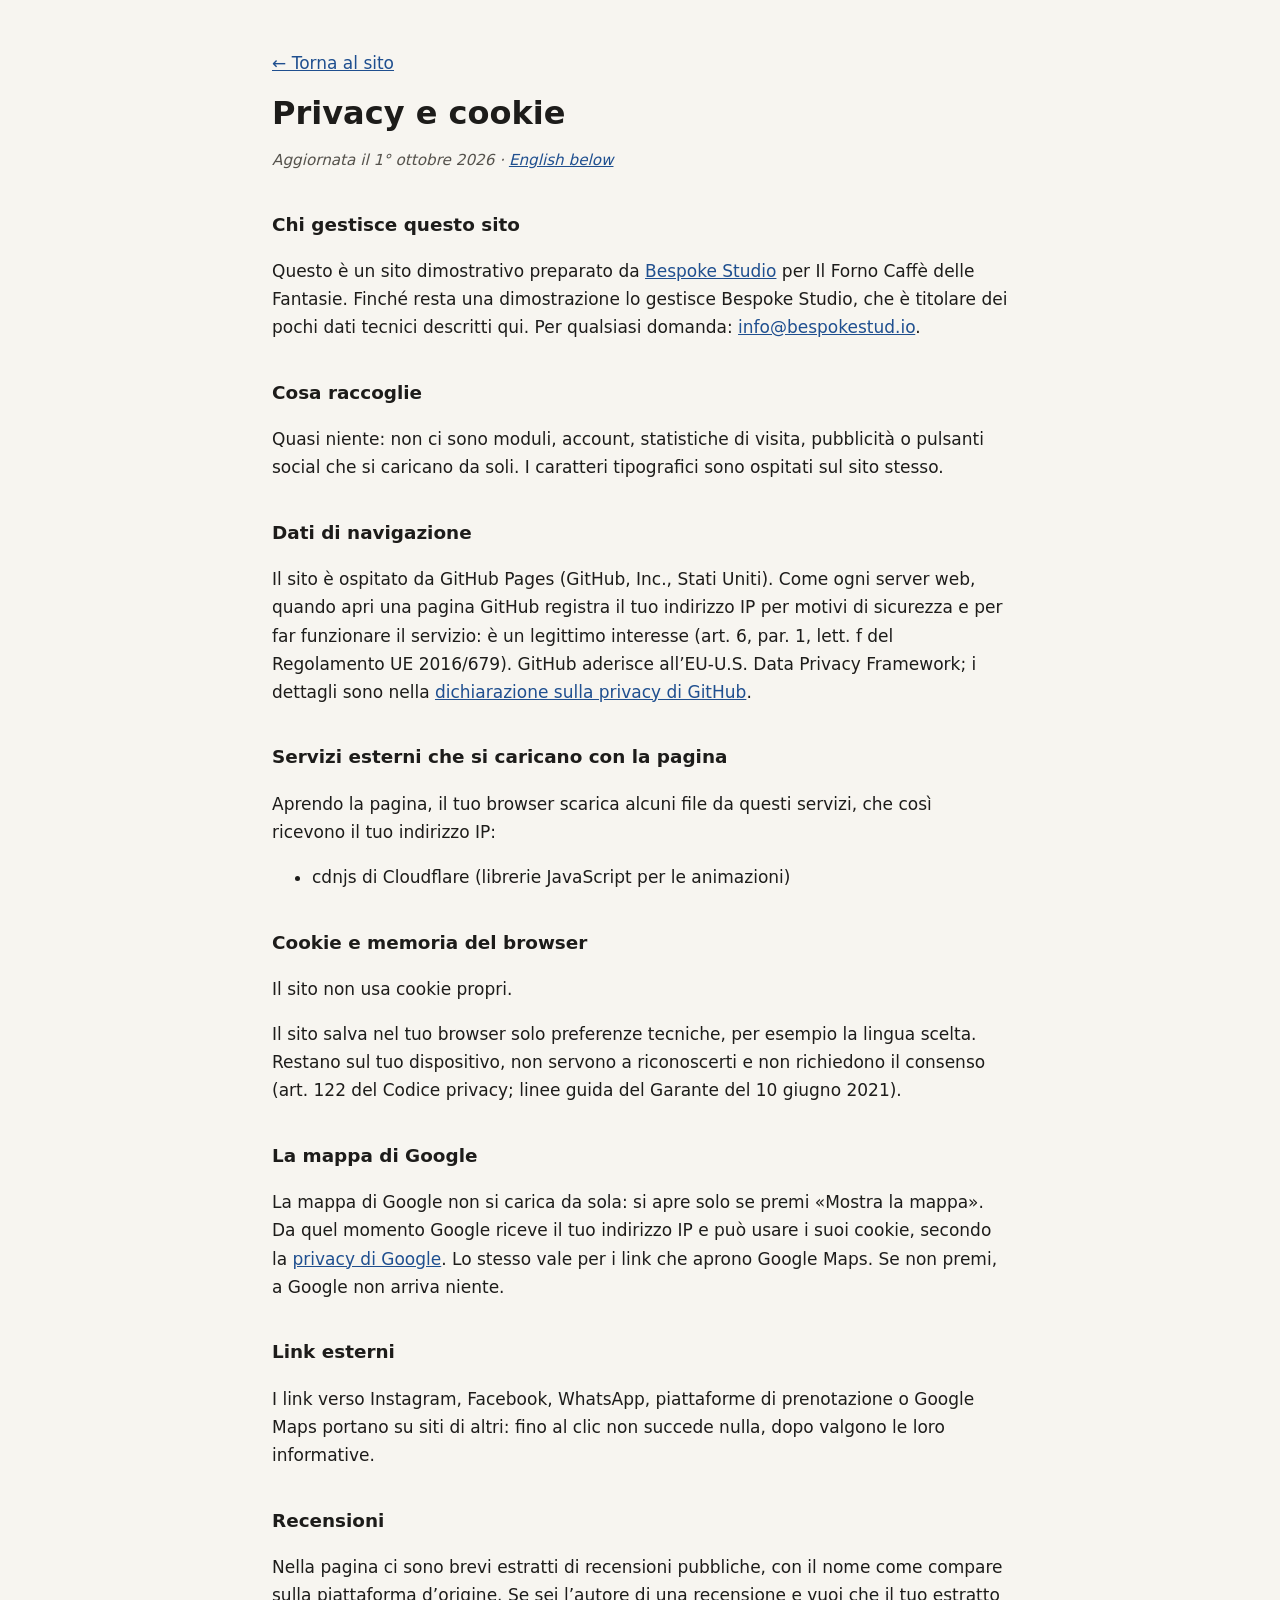
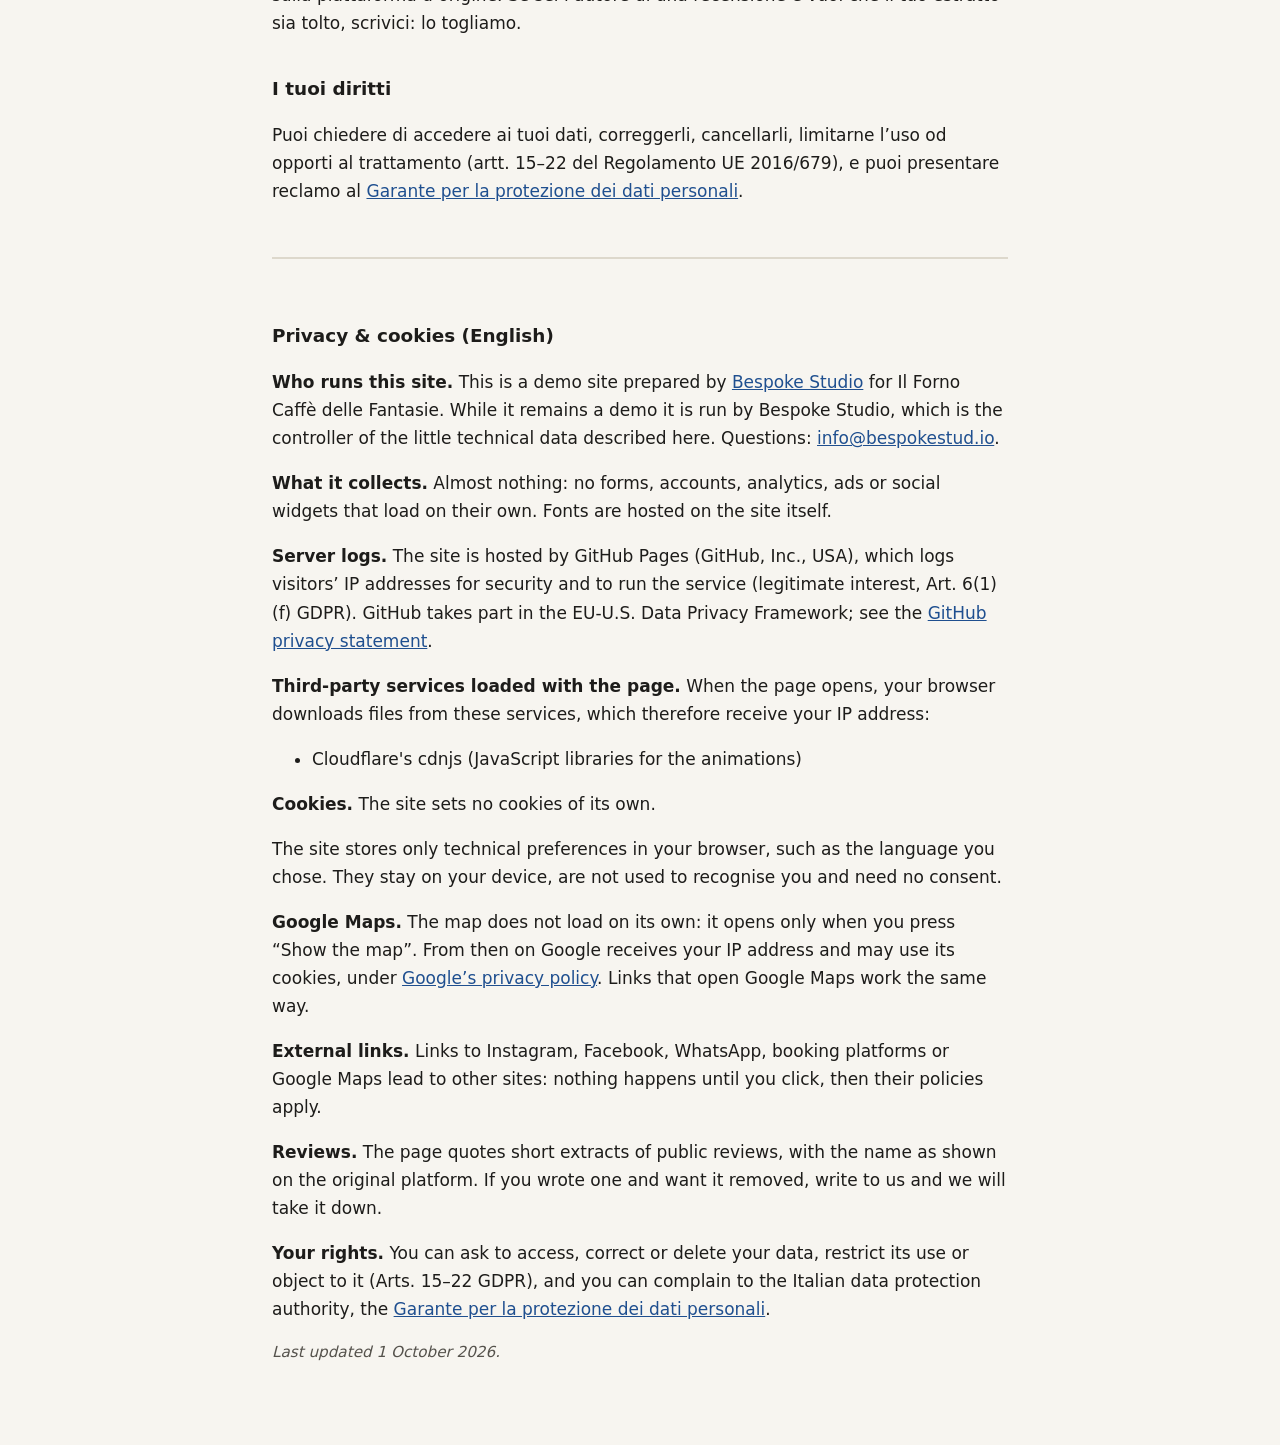
<file: privacy.html>
<!DOCTYPE html>
<html lang="it">
<head>
  <meta charset="UTF-8">
  <meta name="viewport" content="width=device-width, initial-scale=1.0">
  <meta name="robots" content="noindex">
  <title>Privacy e cookie · Il Forno Caffè delle Fantasie</title>
  <meta name="description" content="Informativa privacy e cookie del sito Il Forno Caffè delle Fantasie.">
  <style>
    body { margin: 0; background: #f7f5f0; color: #1d1c1a; font: 17px/1.65 system-ui, -apple-system, "Segoe UI", Roboto, sans-serif; }
    main { max-width: 46rem; margin: 0 auto; padding: 32px 20px 64px; }
    h1 { font-size: 2rem; line-height: 1.2; margin: 0.4em 0 0.2em; }
    h2 { font-size: 1.15rem; margin: 2em 0 0.4em; }
    a { color: #1f4f8f; }
    .data { color: #55524c; font-style: italic; font-size: 0.95rem; }
    .en { margin-top: 3em; padding-top: 1.5em; border-top: 2px solid #ddd8cc; }
    code { font-size: 0.9em; background: #ebe7dc; padding: 0 4px; border-radius: 3px; }
  </style>
</head>
<body>
<main>
  <p><a href="index.html">← Torna al sito</a></p>
  <h1>Privacy e cookie</h1>
  <p class="data">Aggiornata il 1° ottobre 2026 · <a href="#english" lang="en">English below</a></p>
  <h2>Chi gestisce questo sito</h2>
  <p>Questo è un sito dimostrativo preparato da <a href="https://bespokestud.io" rel="noopener">Bespoke Studio</a> per Il Forno Caffè delle Fantasie. Finché resta una dimostrazione lo gestisce Bespoke Studio, che è titolare dei pochi dati tecnici descritti qui. Per qualsiasi domanda: <a href="mailto:info@bespokestud.io">info@bespokestud.io</a>.</p>
  <h2>Cosa raccoglie</h2>
  <p>Quasi niente: non ci sono moduli, account, statistiche di visita, pubblicità o pulsanti social che si caricano da soli. I caratteri tipografici sono ospitati sul sito stesso.</p>
  <h2>Dati di navigazione</h2>
  <p>Il sito è ospitato da GitHub Pages (GitHub, Inc., Stati Uniti). Come ogni server web, quando apri una pagina GitHub registra il tuo indirizzo IP per motivi di sicurezza e per far funzionare il servizio: è un legittimo interesse (art. 6, par. 1, lett. f del Regolamento UE 2016/679). GitHub aderisce all’EU-U.S. Data Privacy Framework; i dettagli sono nella <a href="https://docs.github.com/site-policy/privacy-policies/github-general-privacy-statement" rel="noopener">dichiarazione sulla privacy di GitHub</a>.</p>
  <h2>Servizi esterni che si caricano con la pagina</h2>
  <p>Aprendo la pagina, il tuo browser scarica alcuni file da questi servizi, che così ricevono il tuo indirizzo IP:</p>
  <ul><li>cdnjs di Cloudflare (librerie JavaScript per le animazioni)</li></ul>
  <h2>Cookie e memoria del browser</h2>
  <p>Il sito non usa cookie propri.</p>
  <p>Il sito salva nel tuo browser solo preferenze tecniche, per esempio la lingua scelta. Restano sul tuo dispositivo, non servono a riconoscerti e non richiedono il consenso (art. 122 del Codice privacy; linee guida del Garante del 10 giugno 2021).</p>
  <h2>La mappa di Google</h2>
  <p>La mappa di Google non si carica da sola: si apre solo se premi «Mostra la mappa». Da quel momento Google riceve il tuo indirizzo IP e può usare i suoi cookie, secondo la <a href="https://policies.google.com/privacy?hl=it" rel="noopener">privacy di Google</a>. Lo stesso vale per i link che aprono Google Maps. Se non premi, a Google non arriva niente.</p>
  <h2>Link esterni</h2>
  <p>I link verso Instagram, Facebook, WhatsApp, piattaforme di prenotazione o Google Maps portano su siti di altri: fino al clic non succede nulla, dopo valgono le loro informative.</p>
  <h2>Recensioni</h2>
  <p>Nella pagina ci sono brevi estratti di recensioni pubbliche, con il nome come compare sulla piattaforma d’origine. Se sei l’autore di una recensione e vuoi che il tuo estratto sia tolto, scrivici: lo togliamo.</p>
  <h2>I tuoi diritti</h2>
  <p>Puoi chiedere di accedere ai tuoi dati, correggerli, cancellarli, limitarne l’uso od opporti al trattamento (artt. 15–22 del Regolamento UE 2016/679), e puoi presentare reclamo al <a href="https://www.garanteprivacy.it" rel="noopener">Garante per la protezione dei dati personali</a>.</p>
  <div class="en" id="english" lang="en">
    <h2>Privacy &amp; cookies (English)</h2>
    <p><strong>Who runs this site.</strong> This is a demo site prepared by <a href="https://bespokestud.io" rel="noopener">Bespoke Studio</a> for Il Forno Caffè delle Fantasie. While it remains a demo it is run by Bespoke Studio, which is the controller of the little technical data described here. Questions: <a href="mailto:info@bespokestud.io">info@bespokestud.io</a>.</p>
    <p><strong>What it collects.</strong> Almost nothing: no forms, accounts, analytics, ads or social widgets that load on their own. Fonts are hosted on the site itself.</p>
    <p><strong>Server logs.</strong> The site is hosted by GitHub Pages (GitHub, Inc., USA), which logs visitors’ IP addresses for security and to run the service (legitimate interest, Art. 6(1)(f) GDPR). GitHub takes part in the EU-U.S. Data Privacy Framework; see the <a href="https://docs.github.com/site-policy/privacy-policies/github-general-privacy-statement" rel="noopener">GitHub privacy statement</a>.</p>
    <p><strong>Third-party services loaded with the page.</strong> When the page opens, your browser downloads files from these services, which therefore receive your IP address:</p><ul><li>Cloudflare's cdnjs (JavaScript libraries for the animations)</li></ul>
    <p><strong>Cookies.</strong> The site sets no cookies of its own.</p>
    <p>The site stores only technical preferences in your browser, such as the language you chose. They stay on your device, are not used to recognise you and need no consent.</p>
    <p><strong>Google Maps.</strong> The map does not load on its own: it opens only when you press “Show the map”. From then on Google receives your IP address and may use its cookies, under <a href="https://policies.google.com/privacy?hl=en" rel="noopener">Google’s privacy policy</a>. Links that open Google Maps work the same way.</p>
    <p><strong>External links.</strong> Links to Instagram, Facebook, WhatsApp, booking platforms or Google Maps lead to other sites: nothing happens until you click, then their policies apply.</p>
    <p><strong>Reviews.</strong> The page quotes short extracts of public reviews, with the name as shown on the original platform. If you wrote one and want it removed, write to us and we will take it down.</p>
    <p><strong>Your rights.</strong> You can ask to access, correct or delete your data, restrict its use or object to it (Arts. 15–22 GDPR), and you can complain to the Italian data protection authority, the <a href="https://www.garanteprivacy.it" rel="noopener">Garante per la protezione dei dati personali</a>.</p>
    <p class="data">Last updated 1 October 2026.</p>
  </div>
</main>
</body>
</html>
</file>
